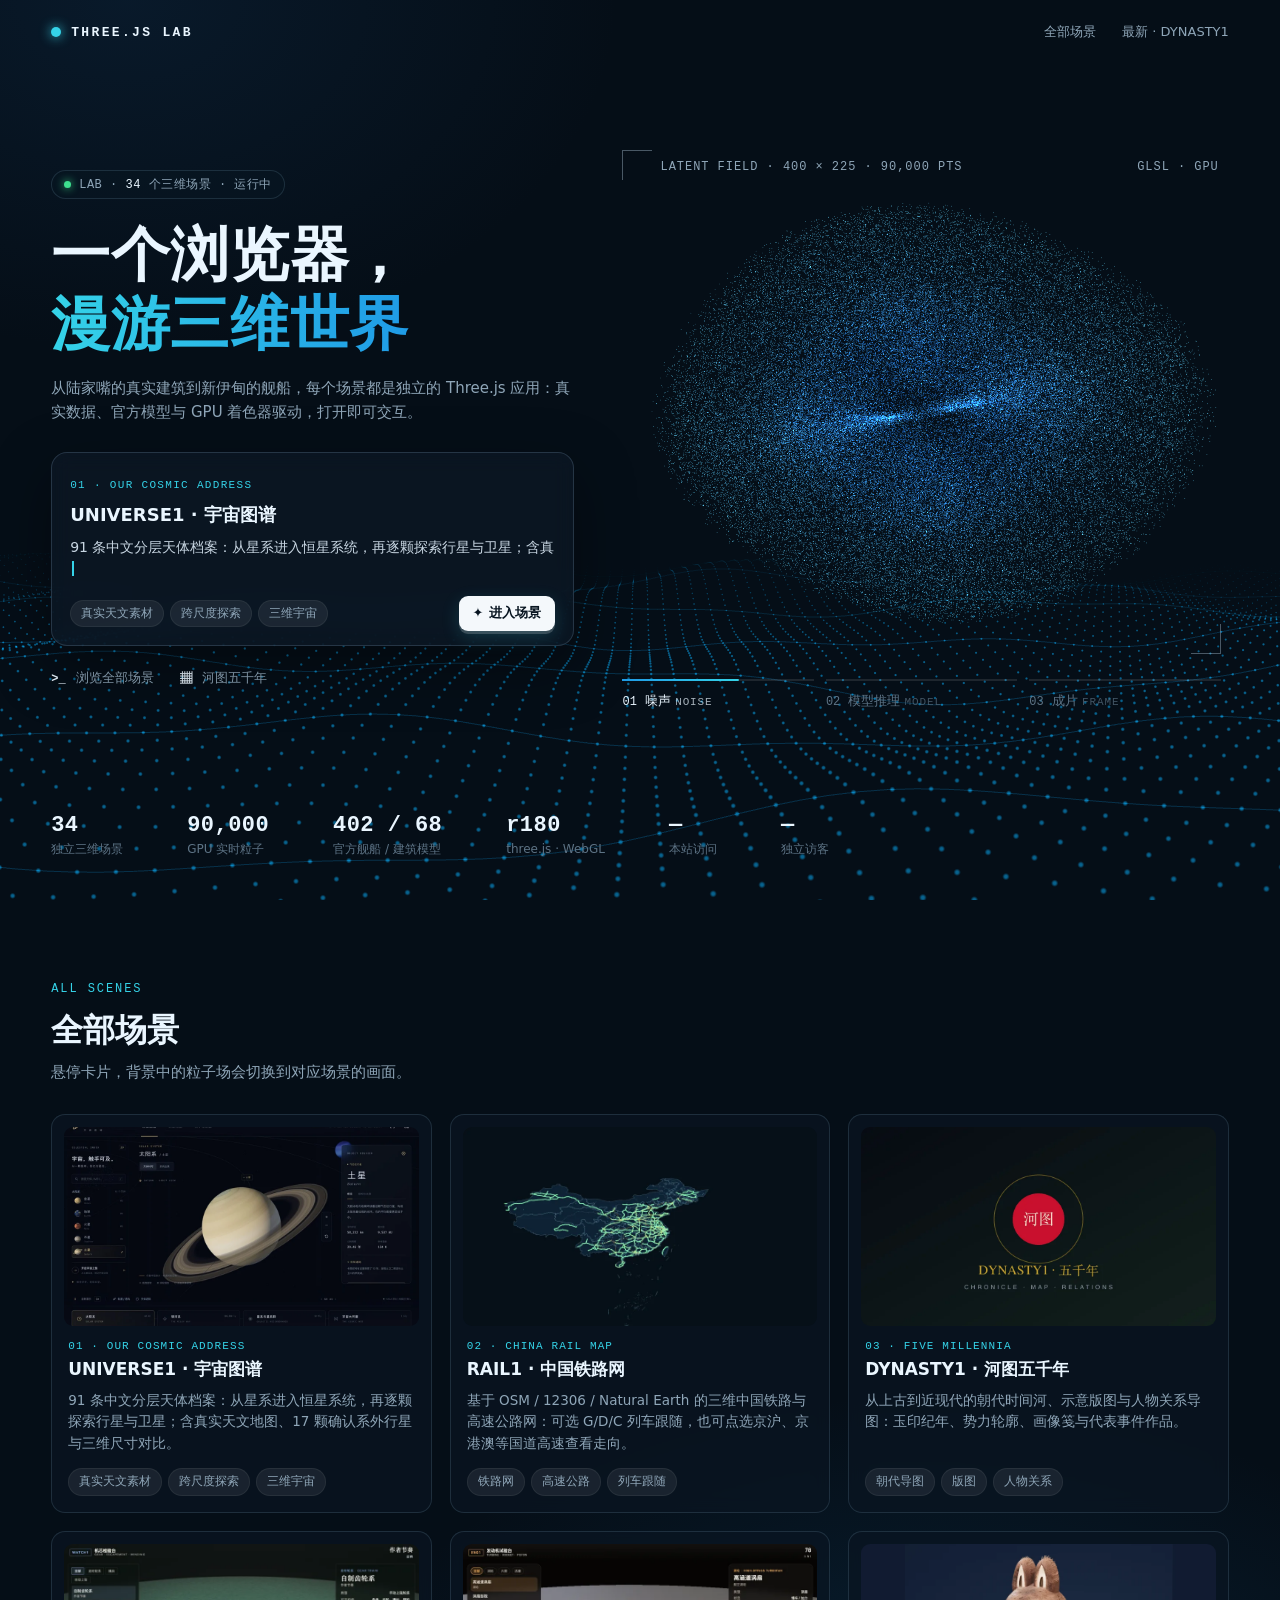
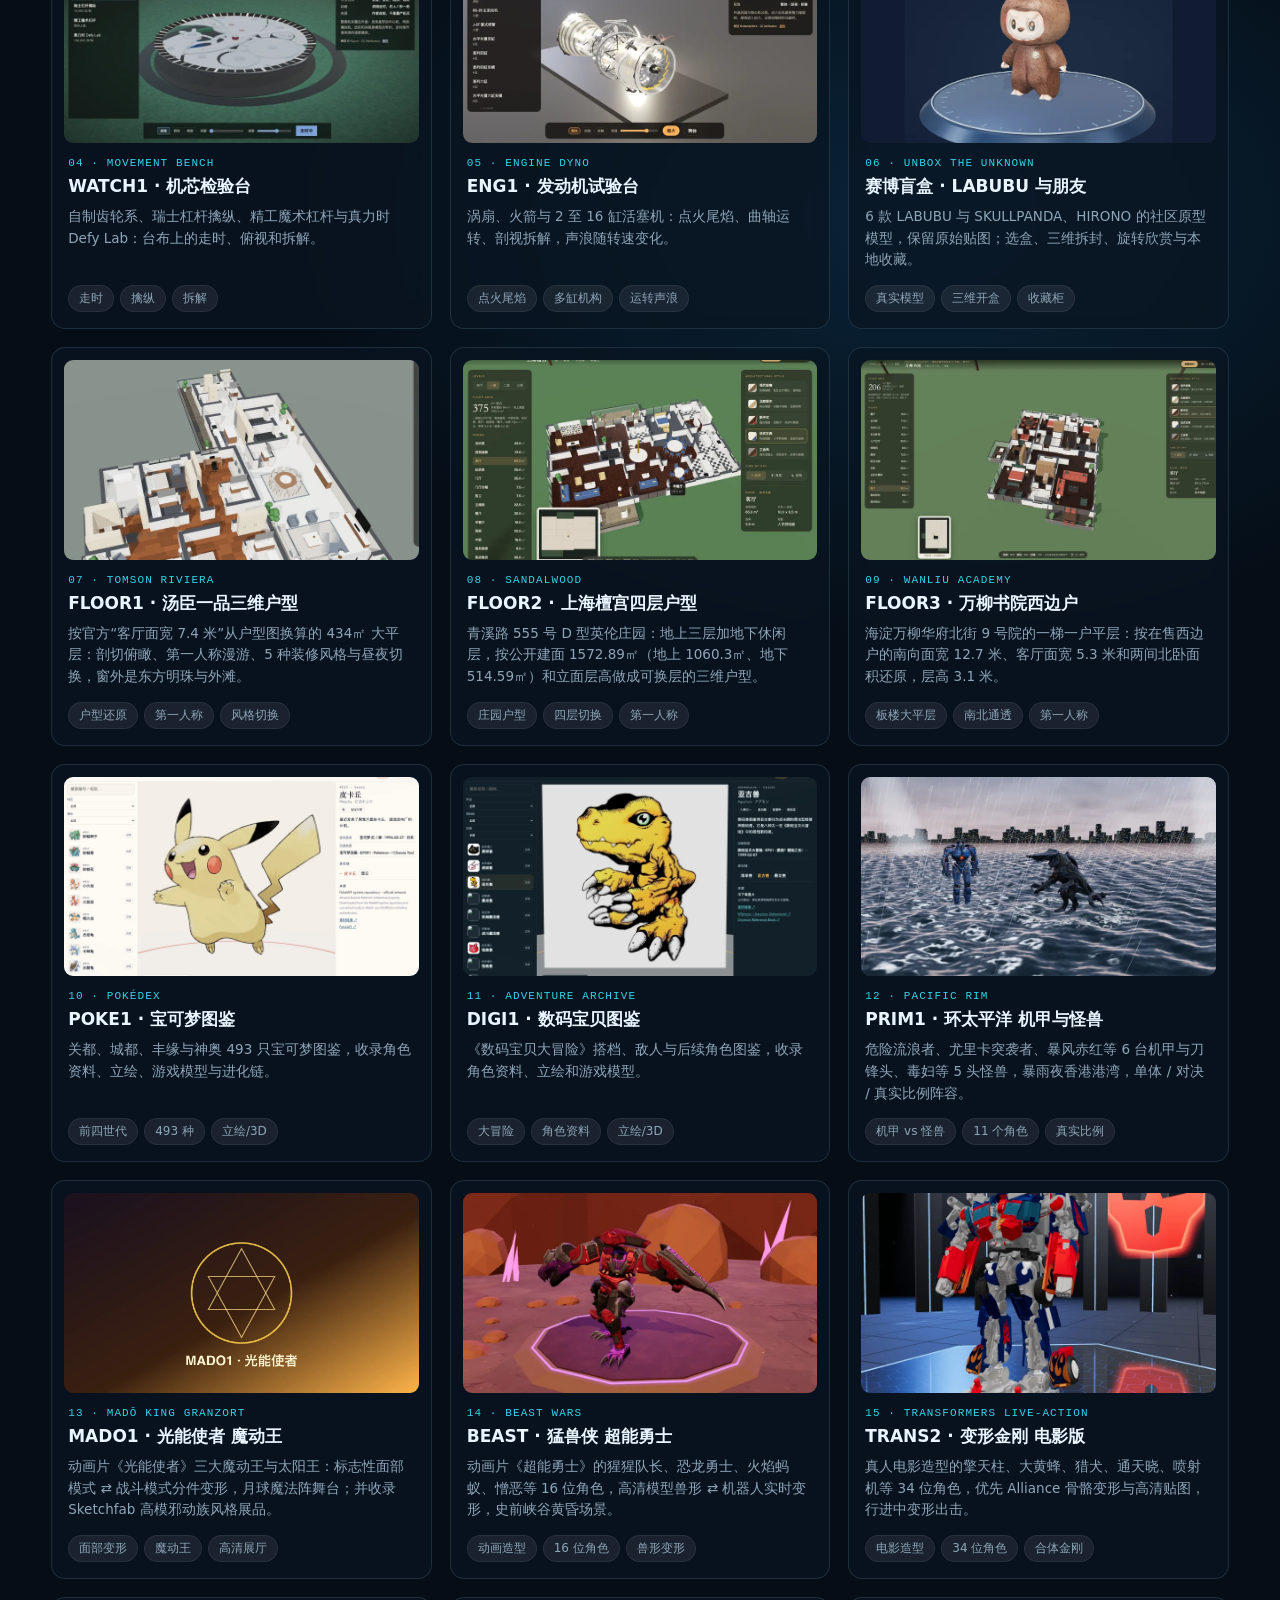
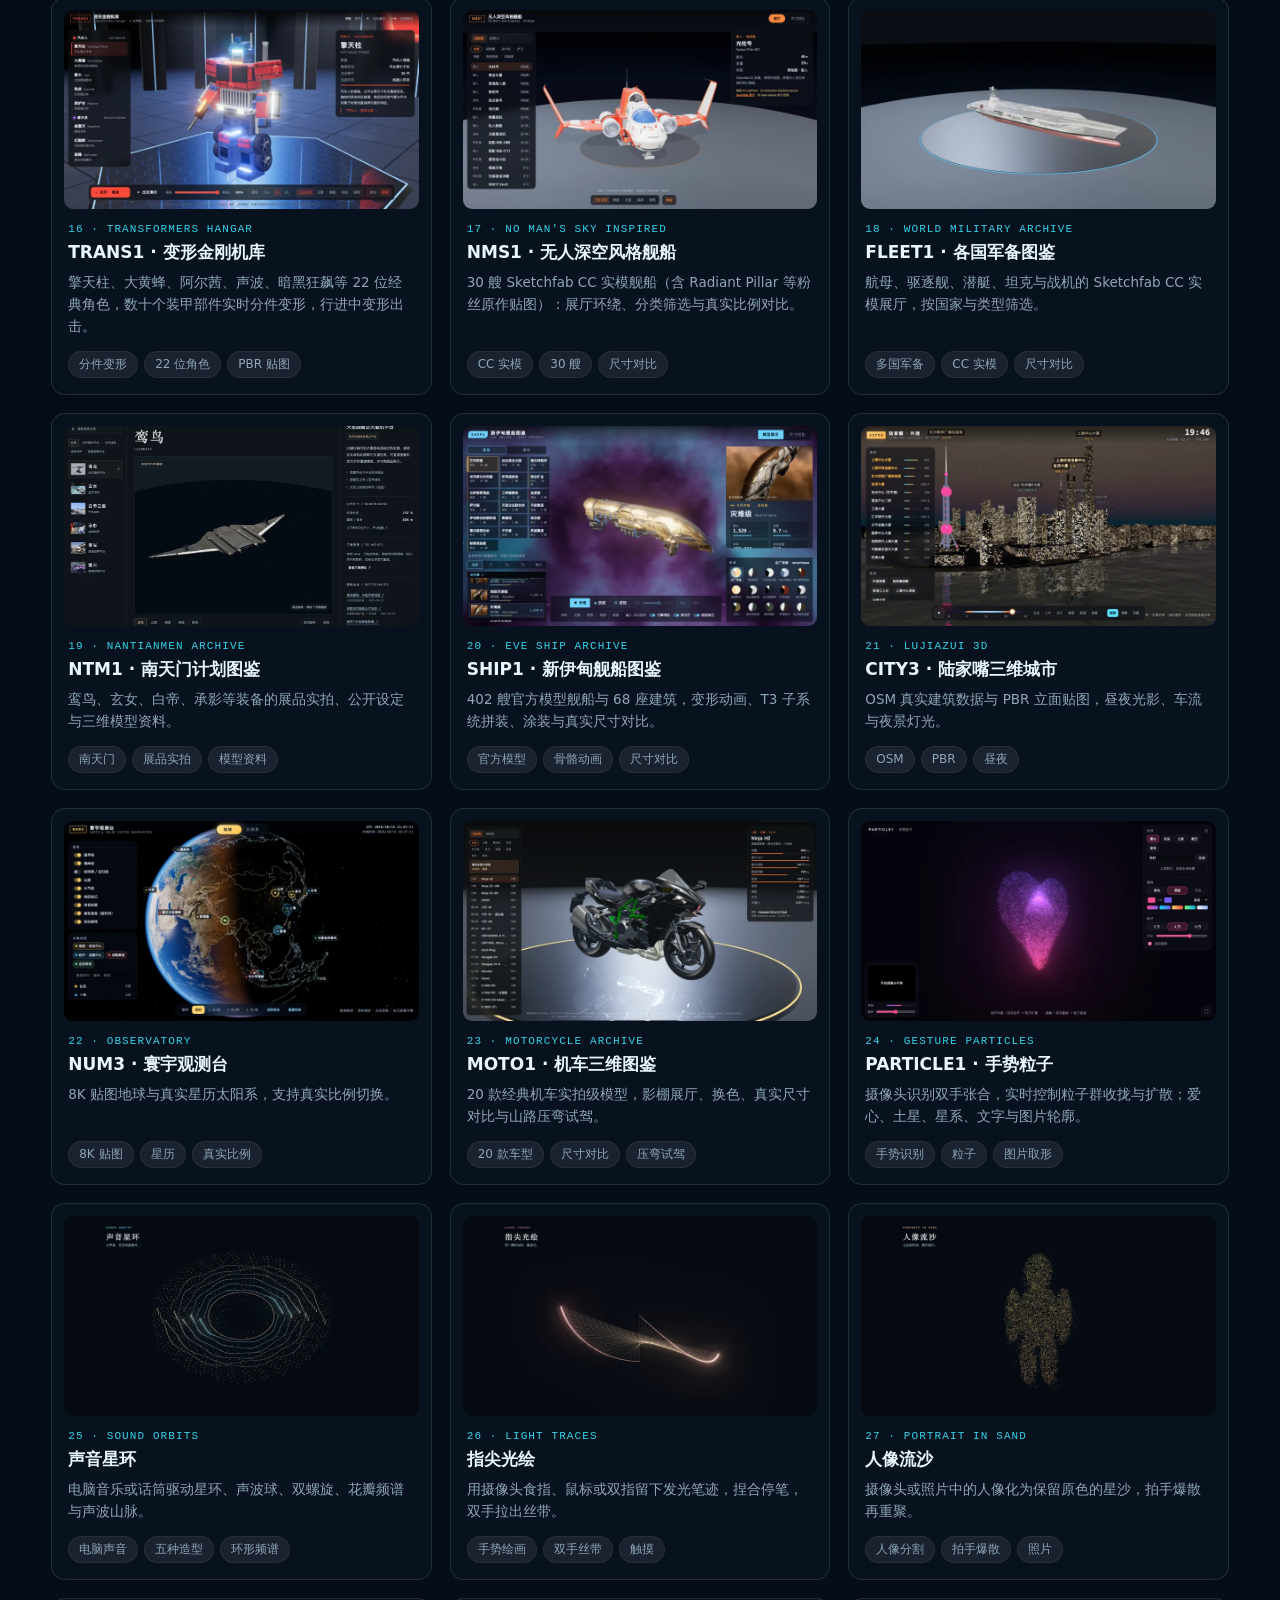
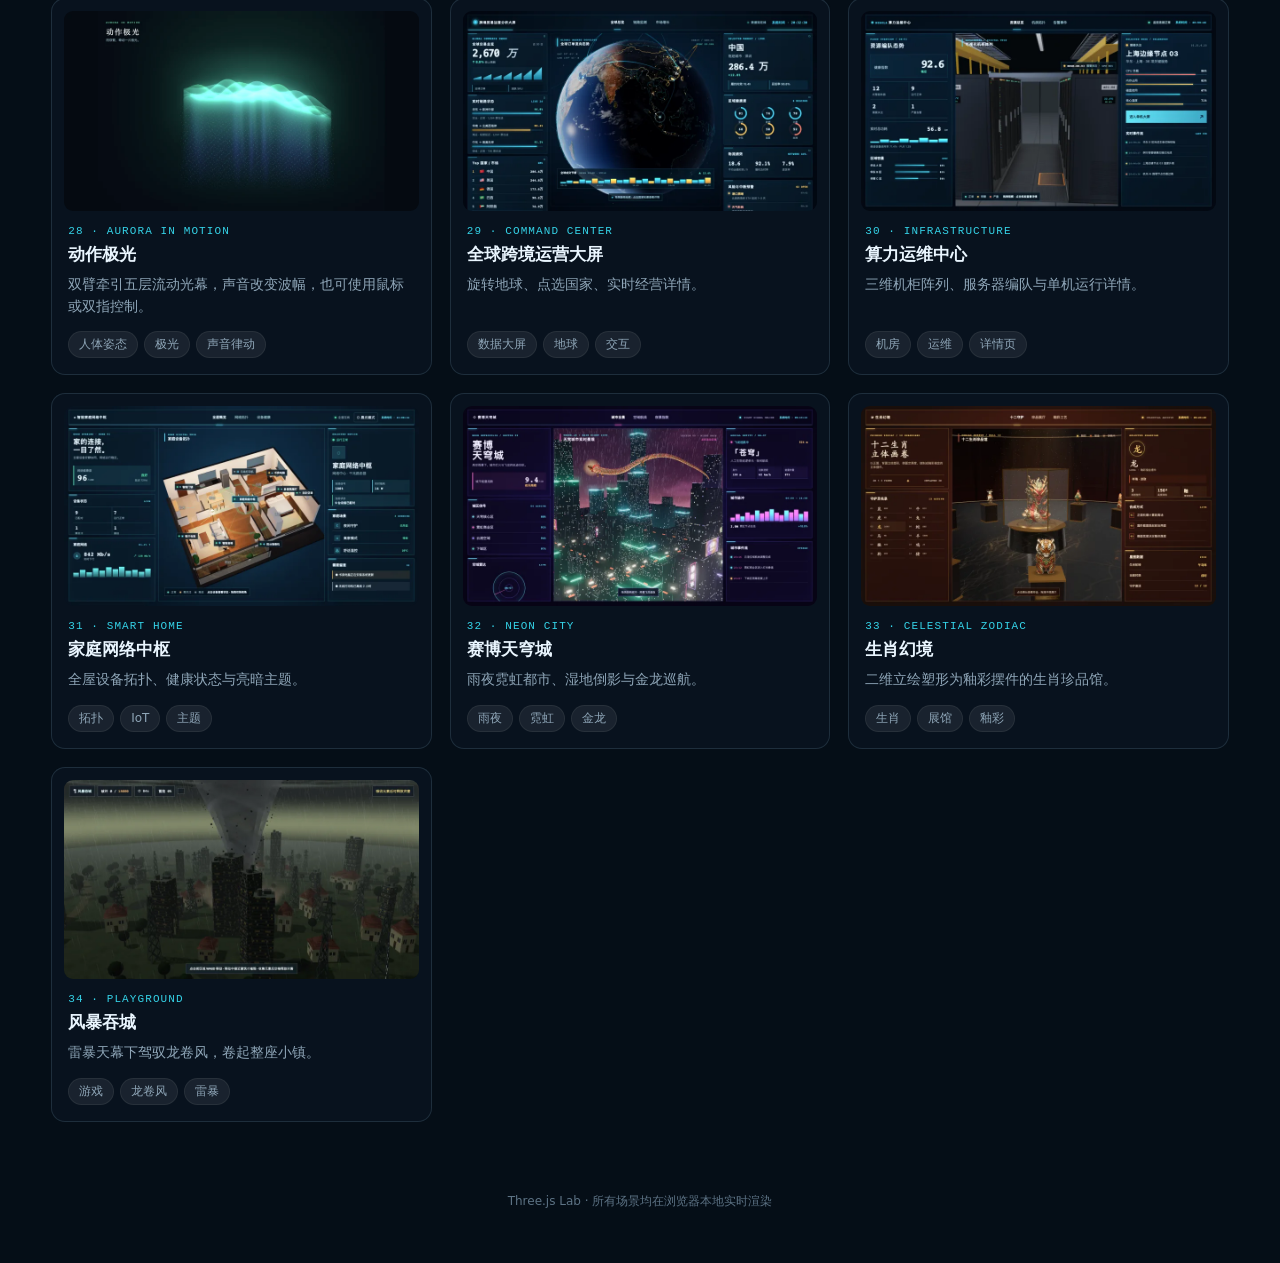
<file: index.html>
<!doctype html>
<html lang="zh-CN">
  <head>
    <meta charset="UTF-8" />
    <meta name="viewport" content="width=device-width, initial-scale=1.0" />
    <title>Three.js Lab · 三维场景实验室</title>
    <script type="module" crossorigin src="./assets/home-BBXl_RIG.js"></script>
    <link rel="modulepreload" crossorigin href="./assets/modulepreload-polyfill-B5Qt9EMX.js">
    <link rel="modulepreload" crossorigin href="./assets/three.module-B9vPxLT_.js">
    <link rel="stylesheet" crossorigin href="./assets/home-haG0DStb.css">
  </head>
  <body class="hm">
    <canvas id="hm-gl" aria-hidden="true"></canvas>

    <header class="hm-top">
      <a class="hm-brand" href="./"><i></i>THREE.JS LAB</a>
      <nav><a href="#grid">全部场景</a><a href="dynasty1.html" data-latest>最新 · DYNASTY1</a></nav>
    </header>

    <section class="hm-hero">
      <div class="hm-copy">
        <span class="hm-pill"><i></i>LAB · <b id="hm-count">0</b> 个三维场景 · 运行中</span>
        <h1>一个浏览器，<br /><em>漫游三维世界</em></h1>
        <p class="hm-lead">从陆家嘴的真实建筑到新伊甸的舰船，每个场景都是独立的 Three.js 应用：真实数据、官方模型与 GPU 着色器驱动，打开即可交互。</p>

        <article class="hm-current" id="hm-current">
          <div class="hm-current-text">
            <small id="hm-cur-kicker">01 · EVE SHIP ARCHIVE</small>
            <h2 id="hm-cur-name"></h2>
            <p><span id="hm-cur-desc"></span><i class="hm-caret"></i></p>
          </div>
          <footer>
            <div class="hm-tags" id="hm-cur-tags"></div>
            <a class="hm-go" id="hm-cur-go" href="./"><span>✦</span>进入场景</a>
          </footer>
        </article>

        <nav class="hm-links"><a href="#grid"><b>&gt;_</b> 浏览全部场景</a><a href="dynasty1.html" data-latest><b>▦</b> 河图五千年</a></nav>
      </div>

      <div class="hm-visual" id="hm-visual">
        <div class="hm-hud"><span>LATENT FIELD · 400 × 225 · 90,000 PTS</span><span>GLSL · GPU</span></div>
        <i class="hm-corner tl"></i><i class="hm-corner br"></i>
        <ol class="hm-steps" id="hm-steps">
          <li><i><em></em></i><span><b>01</b> 噪声 <small>NOISE</small></span></li>
          <li><i><em></em></i><span><b>02</b> 模型推理 <small>MODEL</small></span></li>
          <li><i><em></em></i><span><b>03</b> 成片 <small>FRAME</small></span></li>
        </ol>
      </div>

      <dl class="hm-stats">
        <div><dt id="hm-stat-scenes">—</dt><dd>独立三维场景</dd></div>
        <div><dt>90,000</dt><dd>GPU 实时粒子</dd></div>
        <div><dt>402 / 68</dt><dd>官方舰船 / 建筑模型</dd></div>
        <div><dt>r180</dt><dd>three.js · WebGL</dd></div>
        <div title="不蒜子 · 仅统计线上部署访问">
          <dt id="busuanzi_value_site_pv">—</dt>
          <dd>本站访问</dd>
        </div>
        <div title="不蒜子 · 仅统计线上部署访问">
          <dt id="busuanzi_value_site_uv">—</dt>
          <dd>独立访客</dd>
        </div>
      </dl>
    </section>

    <section class="hm-grid" id="grid">
      <header><small>ALL SCENES</small><h2>全部场景</h2><p>悬停卡片，背景中的粒子场会切换到对应场景的画面。</p></header>
      <div class="hm-cards" id="hm-cards"></div>
    </section>

    <footer class="hm-foot">Three.js Lab · 所有场景均在浏览器本地实时渲染</footer>

    <script async src="//busuanzi.ibruce.info/busuanzi/2.3/busuanzi.pure.mini.js"></script>
</body>
</html>
</file>
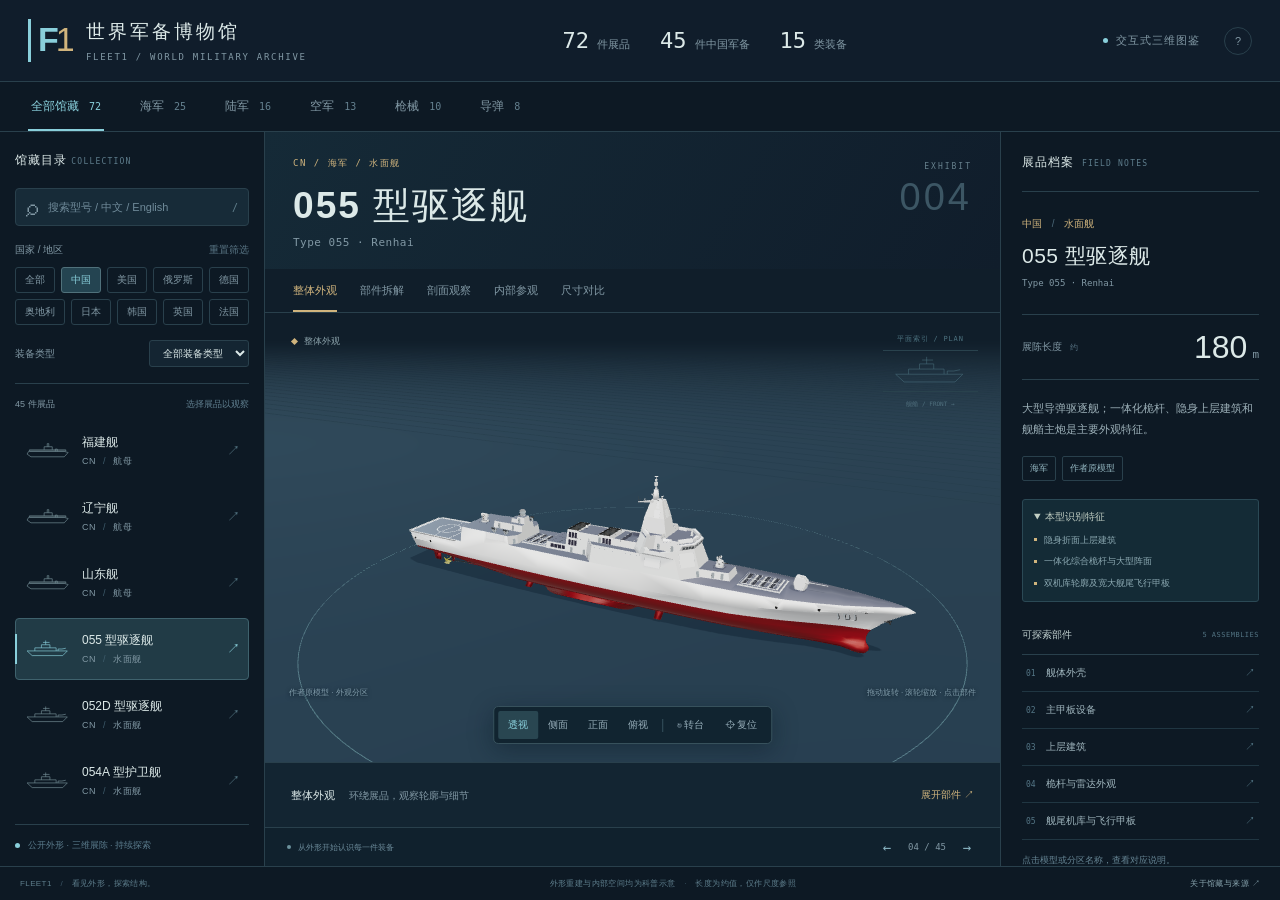
<file: fleet1.html>
<!doctype html>
<html lang="zh-CN">
<head>
  <meta charset="UTF-8" />
  <meta name="viewport" content="width=device-width, initial-scale=1.0" />
  <meta name="theme-color" content="#101d2b" />
  <title>FLEET1 · 世界军备博物馆</title>
  <script type="module" crossorigin src="./assets/fleet1-DMENFi5Z.js"></script>
  <link rel="modulepreload" crossorigin href="./assets/modulepreload-polyfill-B5Qt9EMX.js">
  <link rel="modulepreload" crossorigin href="./assets/three.module-B9vPxLT_.js">
  <link rel="modulepreload" crossorigin href="./assets/OrbitControls-XDG-YRiB.js">
  <link rel="modulepreload" crossorigin href="./assets/RoomEnvironment-B9I9lt1p.js">
  <link rel="modulepreload" crossorigin href="./assets/meshopt_decoder.module-Blo96Mie.js">
  <link rel="modulepreload" crossorigin href="./assets/originals-DhmJQSL_.js">
  <link rel="stylesheet" crossorigin href="./assets/fleet1-CfCkFRB-.css">
</head>
<body data-mode="overall">
  <div class="museum">
    <header class="masthead">
      <a class="brand" href="./" aria-label="返回首页"><span class="brand-symbol">F<span>1</span></span><span><strong>世界军备博物馆</strong><small>FLEET1 / WORLD MILITARY ARCHIVE</small></span></a>
      <div class="collection-stats"><span><b id="total-count">—</b> 件展品</span><span><b id="china-count">—</b> 件中国军备</span><span><b id="class-count">—</b> 类装备</span></div>
      <div class="top-actions"><span class="live-dot"></span><span>交互式三维图鉴</span><button id="open-help" class="icon-button" title="操作说明" aria-label="操作说明">?</button></div>
    </header>
    <nav id="domains" class="domains" aria-label="军备领域"></nav>
    <div class="workspace">
      <aside class="catalog-panel" id="catalog-panel" aria-label="展品目录">
        <div class="panel-heading"><span>馆藏目录 <small>COLLECTION</small></span><button id="close-catalog" class="mobile-only icon-button" aria-label="关闭目录">×</button></div>
        <label class="search-field"><span aria-hidden="true">⌕</span><input id="search" type="search" placeholder="搜索型号 / 中文 / English" aria-label="搜索军备" autocomplete="off" /><kbd>/</kbd></label>
        <div class="filter-caption">国家 / 地区<button id="clear-filters">重置筛选</button></div>
        <div id="countries" class="country-filters" aria-label="国家筛选"></div>
        <label class="category-field">装备类型<select id="category" aria-label="装备类型"></select></label>
        <div class="list-caption"><span id="result-count" aria-live="polite"></span><span id="list-hint">选择展品以观察</span></div>
        <ul id="unit-list" class="unit-list" aria-label="军备展品"></ul>
        <div class="catalog-foot"><span class="live-dot"></span>公开外形 · 三维展陈 · 持续探索</div>
      </aside>
      <main class="exhibit-panel">
        <div class="mobile-toolbar"><button id="open-catalog">☷ 馆藏目录</button><button id="open-details">展品档案 ↗</button></div>
        <div class="exhibit-heading"><div><div id="exhibit-kicker" class="eyebrow"></div><h1 id="exhibit-name"></h1><p id="exhibit-en"></p></div><div class="specimen-number"><span>EXHIBIT</span><b id="exhibit-number"></b></div></div>
        <div class="exhibit-tabs" id="modes" role="tablist" aria-label="观察模式">
          <button role="tab" data-mode="overall" aria-selected="true">整体外观</button>
          <button role="tab" data-mode="exploded" aria-selected="false">部件拆解</button>
          <button role="tab" data-mode="section" aria-selected="false">剖面观察</button>
          <button role="tab" data-mode="interior" aria-selected="false">内部参观</button>
          <button role="tab" data-mode="compare" aria-selected="false">尺寸对比</button>
        </div>
        <section class="viewport" id="viewport" aria-label="三维观察区">
          <div id="fleet-canvas" class="fleet-canvas"></div>
          <div id="original-viewer" class="original-viewer" hidden></div>
          <div id="original-error" class="stage-error" role="alert" hidden><p>作者在线原模型暂时无法连接。</p><button data-original="retry">重新连接原模型</button><button data-original="local">查看本地展陈模型</button></div>
          <div class="view-note"><span class="view-dot"></span><span id="view-note">整体外观</span></div>
          <div class="orientation" id="orientation"><span>平面索引 / PLAN</span><div id="plan-icon"></div><small>舰艏 / FRONT →</small></div>
          <div id="loading" class="loading" role="status" hidden><i></i><span>正在布置展品…</span></div>
          <div id="error" class="stage-error" role="alert" hidden><p></p><button id="retry">重新载入</button></div>
          <div id="tour-controls" class="tour-controls" hidden><button data-move="forward" aria-label="向前移动">↑</button><div><button data-move="left" aria-label="向左移动">←</button><button data-move="back" aria-label="向后移动">↓</button><button data-move="right" aria-label="向右移动">→</button></div></div>
          <div class="stage-caption"><span id="model-origin"></span><span id="interaction-hint">拖动旋转 · 滚轮缩放 · 点击部件</span></div>
          <div class="camera-tools" id="camera-tools"><button data-view="perspective" class="active" title="透视视角">透视</button><button data-view="side" title="侧面视角">侧面</button><button data-view="front" title="正面视角">正面</button><button data-view="top" title="顶部视角">俯视</button><i></i><button id="spin" title="自动旋转" aria-pressed="false">↻ 转台</button><button id="reset-view" title="重置视角">⌖ 复位</button></div>
        </section>
        <section id="mode-controls" class="mode-controls" aria-label="模式控制"></section>
        <div class="exhibit-bottom"><div><span class="live-dot"></span><span id="mode-caption">从外形开始认识每一件装备</span></div><div class="exhibit-pagination"><button id="previous-unit" aria-label="上一件展品">←</button><span id="pagination"></span><button id="next-unit" aria-label="下一件展品">→</button></div></div>
      </main>
      <aside class="detail-panel" id="detail-panel" aria-label="展品档案"><div class="panel-heading">展品档案 <small>FIELD NOTES</small><button id="close-details" class="mobile-only icon-button" aria-label="关闭档案">×</button></div><div id="detail-content"></div></aside>
    </div>
    <footer class="museum-footer"><span>FLEET1 <i>/</i> 看见外形，探索结构。</span><span>外形重建与内部空间均为科普示意 <i>·</i> 长度为约值，仅作尺度参照</span><a href="#" id="source-link">关于馆藏与来源 ↗</a></footer>
  </div>
  <dialog id="help-dialog"><button class="dialog-close icon-button" aria-label="关闭说明">×</button><div class="eyebrow">VISITOR GUIDE</div><h2>你的掌上军备博物馆</h2><p>旋转观察整体外形，分离主要组件，或进入装备内部的科普空间。</p><dl><dt>外部观察</dt><dd>拖动旋转 · 滚轮 / 双指缩放 · 点击部件查看说明</dd><dt>内部参观</dt><dd>按住拖动环顾 · W A S D / 方向键移动 · 屏幕方向按钮同样可用</dd><dt>部件拆解</dt><dd>滑动调节分离程度 · 点击模型标注或右侧部件列表</dd><dt>尺寸对比</dt><dd>从目录勾选最多 4 件装备，按相同米制比例并列展陈</dd><dt>快捷键</dt><dd>/ 搜索 · R 复位 · Esc 返回整体</dd></dl><p class="provenance-note">新增模型按公开可见外形制作，拆解仅展示主要外部组件；作者模型的拆解保留原表面与贴图，并按外观区域分组；舱室按型号分别设计，未公开的布局与尺寸为展陈示意。原有作者模型保留来源与许可。长度约值仅用于视觉比例，未核实的旧重量和乘员数不再展示。</p><div id="sources" class="sources"></div></dialog>
  <div id="toast" class="toast" role="status" hidden></div>
  <script async src="//busuanzi.ibruce.info/busuanzi/2.3/busuanzi.pure.mini.js"></script>
</body>
</html>
</file>
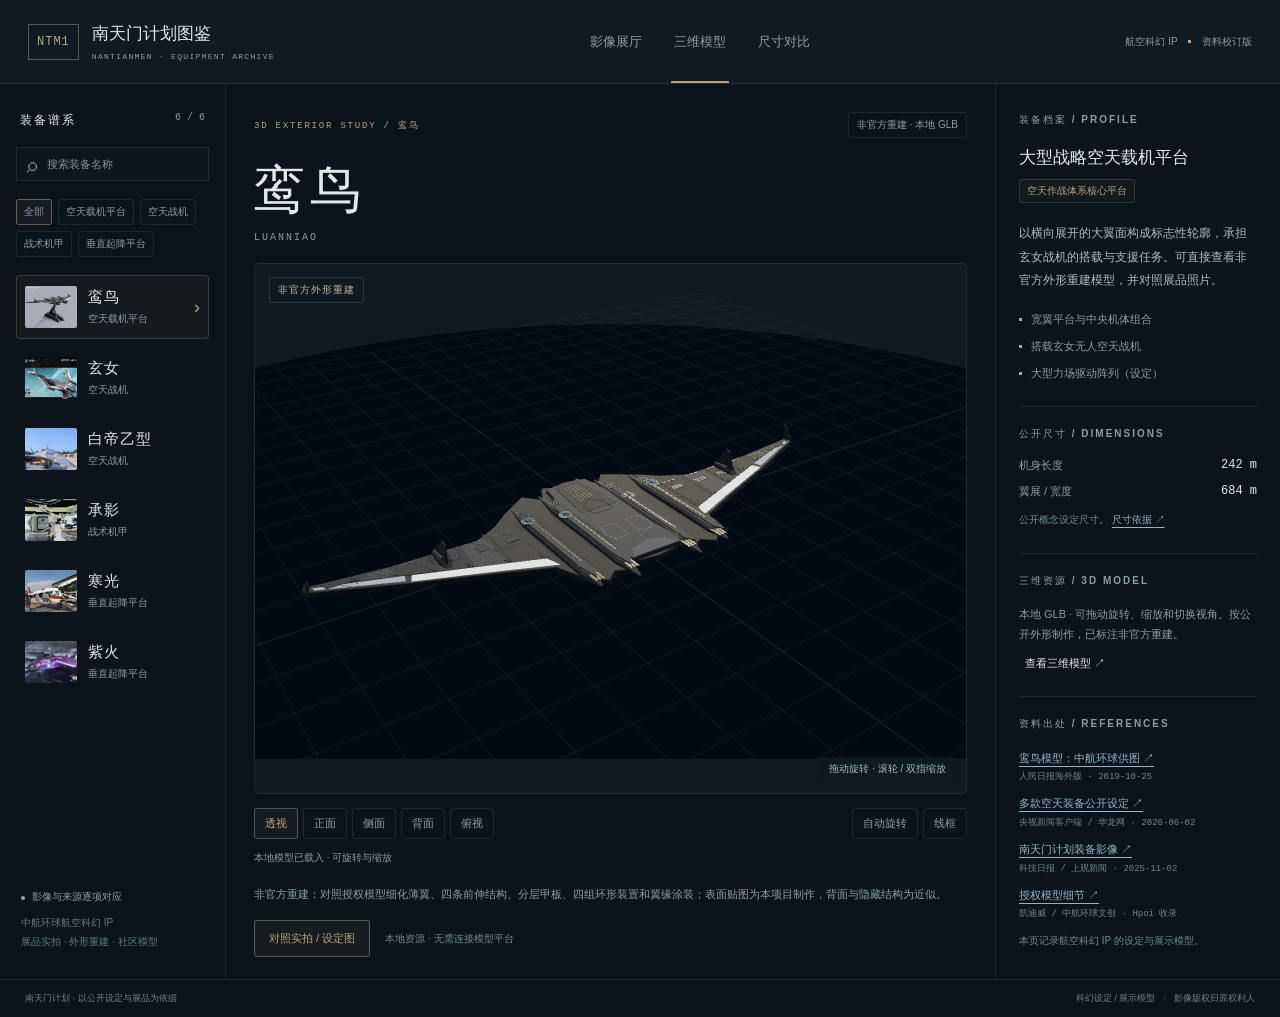
<file: ntm1.html>
<!doctype html>
<html lang="zh-CN">
<head>
  <meta charset="UTF-8" />
  <meta name="viewport" content="width=device-width, initial-scale=1.0" />
  <meta name="description" content="南天门计划装备参考图鉴：鸾鸟、玄女、白帝乙型、承影、寒光、紫火的展览实拍、设定图与可旋转的本地三维模型。" />
  <title>NTM1 · 南天门计划图鉴</title>
  <script type="module" crossorigin src="./assets/ntm1-CrQ9I6Qt.js"></script>
  <link rel="modulepreload" crossorigin href="./assets/modulepreload-polyfill-B5Qt9EMX.js">
  <link rel="stylesheet" crossorigin href="./assets/ntm1-CfFNuPnB.css">
</head>
<body>
  <header class="topbar">
    <a class="brand" href="./" title="返回首页"><span class="brand-code">NTM1</span><span>南天门计划图鉴<small>NANTIANMEN · EQUIPMENT ARCHIVE</small></span></a>
    <nav class="pages" aria-label="浏览模式">
      <button data-page="gallery" aria-pressed="true">影像展厅</button>
      <button data-page="models" aria-pressed="false">三维模型</button>
      <button data-page="compare" aria-pressed="false">尺寸对比</button>
    </nav>
    <span class="edition">航空科幻 IP <i></i> 资料校订版</span>
  </header>
  <div class="archive-layout">
    <aside class="catalog" aria-label="装备目录">
      <div class="catalog-heading"><span>装备谱系</span><span id="unit-count"></span></div>
      <label class="search"><span aria-hidden="true">⌕</span><input id="search" type="search" placeholder="搜索装备名称" aria-label="搜索装备名称" /></label>
      <div id="filters" class="filters" aria-label="装备类型筛选"></div>
      <ol id="unit-list" class="unit-list"></ol>
      <div class="catalog-foot"><span class="status-dot"></span>影像与来源逐项对应<p>中航环球航空科幻 IP<br>展品实拍 · 外形重建 · 社区模型</p></div>
    </aside>
    <main id="main-content" class="content" aria-label="装备展示"></main>
    <aside id="unit-info" class="unit-info" aria-label="装备资料"></aside>
  </div>
  <footer class="page-foot"><span>南天门计划 · 以公开设定与展品为依据</span><span>科幻设定 / 展示模型<span class="foot-divider">·</span>影像版权归原权利人</span></footer>
  <dialog id="image-dialog" aria-label="查看参考原图"><button id="close-image" class="close-image" aria-label="关闭原图">关闭 ×</button><img id="dialog-image" alt="" /><p id="dialog-caption"></p></dialog>
  <script async src="//busuanzi.ibruce.info/busuanzi/2.3/busuanzi.pure.mini.js"></script>
</body>
</html>
</file>
<file: assets/home-haG0DStb.css>
:root{--bg: #050e17;--ink: #eaf6ff;--dim: #8fa6b8;--faint: #5d7385;--line: rgba(160, 210, 240, .14);--cyan: #35d3e8;--blue: #1f9be6;--mono: ui-monospace, "SF Mono", "JetBrains Mono", Menlo, monospace}*{box-sizing:border-box}html{scroll-behavior:smooth}body.hm{margin:0;min-height:100vh;color:var(--ink);font:15px/1.6 -apple-system,PingFang SC,Microsoft YaHei,system-ui,sans-serif;background:radial-gradient(900px 600px at 72% 30%,rgba(20,90,140,.28),transparent 70%),radial-gradient(700px 500px at 10% 0%,rgba(20,60,100,.25),transparent 70%),var(--bg);overflow-x:hidden}a{color:inherit;text-decoration:none}#hm-gl{position:fixed;inset:0;width:100vw;height:100vh;z-index:0;pointer-events:none}.hm-top,.hm-hero,.hm-grid,.hm-foot{position:relative;z-index:1}.hm-top{display:flex;align-items:center;justify-content:space-between;width:min(1320px,92vw);margin:0 auto;padding:22px 0}.hm-brand{display:flex;align-items:center;gap:10px;font:600 13px var(--mono);letter-spacing:.18em}.hm-brand i{width:10px;height:10px;border-radius:50%;background:var(--cyan);box-shadow:0 0 12px var(--cyan)}.hm-top nav{display:flex;gap:26px;font-size:13px;color:var(--dim)}.hm-top nav a:hover{color:var(--ink)}.hm-hero{width:min(1320px,92vw);margin:0 auto;min-height:calc(100vh - 70px);display:grid;grid-template-columns:minmax(380px,.92fr) 1.08fr;grid-template-rows:1fr auto;column-gap:40px;padding-bottom:36px}.hm-copy{align-self:center;padding:30px 0}.hm-pill{display:inline-flex;align-items:center;gap:8px;padding:5px 12px;border:1px solid var(--line);border-radius:999px;background:#081622b3;font:12px var(--mono);color:var(--dim);letter-spacing:.04em}.hm-pill i{width:7px;height:7px;border-radius:50%;background:#3ee08f;box-shadow:0 0 8px #3ee08f;animation:hm-blink 2.4s infinite}.hm-pill b{color:var(--ink);font-weight:500}h1{margin:22px 0 18px;font-size:clamp(38px,4.6vw,64px);line-height:1.16;font-weight:700;letter-spacing:.01em}h1 em{font-style:normal;background:linear-gradient(90deg,var(--cyan),var(--blue));-webkit-background-clip:text;background-clip:text;color:transparent}.hm-lead{max-width:520px;margin:0 0 28px;color:var(--dim);font-size:15px}.hm-current{max-width:560px;padding:18px 18px 14px;border:1px solid rgba(180,220,255,.16);border-radius:16px;background:#0c1824c7;-webkit-backdrop-filter:blur(10px);backdrop-filter:blur(10px);box-shadow:0 20px 60px #00000059}.hm-current small{font:11px var(--mono);color:var(--cyan);letter-spacing:.12em}.hm-current h2{margin:6px 0;font-size:18px;font-weight:600}.hm-current p{margin:0;min-height:3.2em;color:#c8d6e2;font-size:14px}.hm-caret{display:inline-block;width:1.5px;height:1.05em;margin-left:2px;vertical-align:-.15em;background:var(--cyan);animation:hm-blink 1s steps(1) infinite}.hm-current footer{display:flex;align-items:center;justify-content:space-between;gap:12px;margin-top:16px}.hm-tags{display:flex;flex-wrap:wrap;gap:6px}.hm-tags span{padding:3px 10px;border-radius:999px;background:#ffffff12;border:1px solid rgba(255,255,255,.06);font-size:12px;color:var(--dim)}.hm-go{flex:none;display:inline-flex;align-items:center;gap:6px;padding:7px 14px;border-radius:9px;background:#f4f8fb;color:#071420;font-size:13px;font-weight:600;box-shadow:0 3px #ffffff2e,0 6px 18px #35d3e82e;transition:transform .15s,box-shadow .15s}.hm-go:hover{transform:translateY(-1px);box-shadow:0 4px #fff3,0 10px 26px #35d3e84d}.hm-links{display:flex;gap:26px;margin-top:22px;font-size:13px;color:var(--dim)}.hm-links b{margin-right:6px;font:600 12px var(--mono);color:var(--ink)}.hm-links a:hover{color:var(--ink)}.hm-visual{position:relative;height:clamp(420px,64vh,640px);align-self:center}.hm-hud{position:absolute;top:18px;left:46px;right:10px;display:flex;justify-content:space-between;font:12px var(--mono);color:var(--dim);letter-spacing:.08em}.hm-corner{position:absolute;width:30px;height:30px;border-color:#c8e1f559;border-style:solid}.hm-corner.tl{top:8px;left:8px;border-width:1px 0 0 1px}.hm-corner.br{bottom:64px;right:8px;border-width:0 1px 1px 0}.hm-steps{position:absolute;left:8px;right:8px;bottom:6px;display:grid;grid-template-columns:repeat(3,1fr);gap:12px;margin:0;padding:0;list-style:none}.hm-steps i{display:block;height:2px;background:#ffffff1a;overflow:hidden}.hm-steps em{display:block;height:100%;background:linear-gradient(90deg,var(--blue),var(--cyan));transform-origin:left;transform:scaleX(0)}.hm-steps span{display:block;margin-top:10px;font-size:13px;color:var(--faint);transition:color .3s}.hm-steps b{font:500 12px var(--mono);margin-right:4px}.hm-steps small{font:11px var(--mono);letter-spacing:.08em;opacity:.7}.hm-steps li.on span{color:var(--ink)}.hm-stats{grid-column:1 / -1;display:flex;gap:clamp(28px,5vw,64px);margin:0;padding-top:18px}.hm-stats dt{font:600 22px var(--mono);letter-spacing:.02em}.hm-stats dd{margin:2px 0 0;font-size:12px;color:var(--faint)}.hm-grid{width:min(1320px,92vw);margin:0 auto;padding:80px 0 40px}.hm-grid>header small{font:12px var(--mono);color:var(--cyan);letter-spacing:.16em}.hm-grid>header h2{margin:6px 0 4px;font-size:32px}.hm-grid>header p{margin:0 0 30px;color:var(--dim)}.hm-cards{display:grid;grid-template-columns:repeat(auto-fill,minmax(290px,1fr));gap:18px}.hm-card{display:flex;flex-direction:column;padding:12px 12px 16px;border:1px solid var(--line);border-radius:14px;background:#0a1622b8;-webkit-backdrop-filter:blur(8px);backdrop-filter:blur(8px);transition:transform .25s,border-color .25s,box-shadow .25s}.hm-card:hover,.hm-card:focus-visible{transform:translateY(-4px);border-color:#35d3e88c;box-shadow:0 16px 40px #0006,0 0 0 1px #35d3e826,0 0 30px #35d3e81f;outline:none}.hm-card figure{margin:0 0 14px;aspect-ratio:16 / 9;border-radius:9px;overflow:hidden;background:#08131d}.hm-card img{width:100%;height:100%;object-fit:cover;display:block;transition:transform .5s}.hm-card:hover img{transform:scale(1.04)}.hm-card small{padding:0 4px;font:11px var(--mono);color:var(--cyan);letter-spacing:.1em}.hm-card h3{margin:4px 4px 6px;font-size:17px;font-weight:600}.hm-card p{flex:1;margin:0 4px 14px;color:var(--dim);font-size:13.5px}.hm-card .hm-tags{padding:0 4px}.hm-foot{padding:30px 0 40px;text-align:center;font-size:12px;color:var(--faint)}@keyframes hm-blink{50%{opacity:.25}}@media(max-width:960px){.hm-hero{grid-template-columns:1fr;grid-template-rows:auto auto auto}.hm-visual{order:-1;height:auto;aspect-ratio:16 / 11;align-self:stretch}.hm-hud{left:40px;font-size:9px;letter-spacing:.04em;white-space:nowrap}.hm-steps span{font-size:11px}.hm-steps small{display:none}.hm-stats{flex-wrap:wrap}}@media(prefers-reduced-motion:reduce){.hm-caret,.hm-pill i{animation:none}.hm-card,.hm-card img{transition:none}}.hm-nogl .hm-hud,.hm-nogl .hm-steps,.hm-nogl .hm-corner{display:none}
</file>
<file: assets/fleet1-CfCkFRB-.css>
:root{--ink:#101d2b;--deep:#0d1924;--panel:#142532;--line:#29404c;--text:#dce9e8;--muted:#8198a4;--signal:#89cfdb;--brass:#d0b47d;--mono:"Menlo","Consolas",monospace;color:var(--text);font-family:DIN Alternate,Bahnschrift,PingFang SC,Microsoft YaHei,sans-serif;font-synthesis:none;background:var(--ink)}*{box-sizing:border-box}html,body{margin:0;height:100%;overflow:hidden}button,input,select{font:inherit}button,a,input,select{-webkit-tap-highlight-color:transparent}button{color:inherit;cursor:pointer;border:0;background:none}button:disabled{cursor:default;opacity:.35}a{color:inherit;text-decoration:none}button:focus-visible,a:focus-visible,input:focus-visible,select:focus-visible,summary:focus-visible,canvas:focus-visible{outline:2px solid var(--signal);outline-offset:3px}button{transition:background .16s,color .16s,border-color .16s}button:hover:not(:disabled){color:var(--text)}[hidden]{display:none!important}svg{display:block;width:100%;height:100%}::selection{background:#89cfdb44}::-webkit-scrollbar{width:4px;height:4px}::-webkit-scrollbar-thumb{background:#3a5360;border-radius:5px}.museum{height:100dvh;display:grid;grid-template-rows:82px 50px minmax(0,1fr) 34px}.masthead{padding:0 28px;display:flex;align-items:center;justify-content:space-between;border-bottom:1px solid var(--line);gap:20px}.brand{display:flex;align-items:center;gap:13px;flex-shrink:0}.brand-symbol{font-family:DIN Condensed,Arial Narrow,sans-serif;font-size:34px;font-weight:800;letter-spacing:-3px;width:45px;height:43px;line-height:41px;color:var(--signal);border-left:3px solid var(--signal);padding-left:7px}.brand-symbol span{color:var(--brass);font-weight:500}.brand strong{display:block;font-size:19px;font-weight:550;letter-spacing:3px}.brand small{display:block;color:var(--muted);font:9px var(--mono);letter-spacing:1.7px;margin-top:7px}.collection-stats{display:flex;gap:30px;color:var(--muted);font-size:11px}.collection-stats span{display:flex;align-items:baseline;gap:8px}.collection-stats b{font-family:var(--mono);font-size:22px;font-weight:400;color:var(--text)}.top-actions{display:flex;align-items:center;gap:8px;color:var(--muted);font-size:11px;letter-spacing:1px}.live-dot{display:inline-block;width:5px;height:5px;border-radius:50%;background:var(--signal);flex:none}.icon-button{border:1px solid var(--line);border-radius:50%;width:28px;height:28px;line-height:24px;text-align:center;color:var(--muted)}.top-actions .icon-button{margin-left:16px}.domains{display:flex;align-items:stretch;gap:33px;padding:0 28px;background:var(--deep);border-bottom:1px solid var(--line);overflow:auto;scrollbar-width:none}.domains button{display:flex;align-items:center;gap:10px;font-size:12px;position:relative;white-space:nowrap;color:var(--muted);padding:0 3px}.domains button small{font:10px var(--mono);color:#64808f}.domains button.active{color:var(--signal)}.domains button.active:after{position:absolute;content:"";height:2px;background:var(--signal);bottom:0;left:0;right:0}.domains button.active small{color:var(--signal)}.workspace{display:grid;grid-template-columns:265px minmax(0,1fr) 280px;overflow:hidden}.catalog-panel,.detail-panel{min-width:0;background:var(--deep);position:relative;z-index:5}.catalog-panel{border-right:1px solid var(--line);display:flex;flex-direction:column;padding:20px 15px 0}.panel-heading{display:flex;align-items:baseline;gap:8px;font-size:12px;letter-spacing:1px;font-weight:500}.panel-heading small{font:8px var(--mono);letter-spacing:1.2px;color:#5e7d8c}.search-field{display:flex;align-items:center;gap:8px;background:#172b38;border:1px solid var(--line);border-radius:4px;margin:19px 0 17px;height:38px;padding:0 10px}.search-field>span{font-size:24px;color:var(--muted)}.search-field input{background:none;border:0;color:var(--text);font-size:11px;outline:none;min-width:0;flex:1;height:100%}.search-field input::placeholder{color:#708b9a}.search-field:focus-within{border-color:var(--signal)}.search-field kbd{font:10px var(--mono);color:#62808d}.filter-caption{display:flex;justify-content:space-between;align-items:center;font-size:10px;color:var(--muted)}.filter-caption button{padding:0;font-size:10px;color:#597584}.country-filters{display:flex;flex-wrap:wrap;gap:6px;margin:10px 0 15px}.country-filters button{border:1px solid var(--line);font-size:10px;border-radius:3px;color:var(--muted);padding:5px 9px}.country-filters button.active{background:#244451;border-color:#50717b;color:var(--signal)}.category-field{display:flex;align-items:center;justify-content:space-between;font-size:10px;color:var(--muted);padding-bottom:16px;border-bottom:1px solid var(--line)}select{background:var(--panel);border:1px solid var(--line);border-radius:3px;color:var(--text);padding:6px 9px;font-size:10px;max-width:155px;color-scheme:dark}.list-caption{display:flex;justify-content:space-between;align-items:center;padding:14px 0 9px;font-size:9px;color:#607f8f}.list-caption>span:first-child{color:var(--muted)}.unit-list{list-style:none;margin:0 -5px;padding:0 5px;flex:1;overflow-y:auto;min-height:0;overscroll-behavior:contain}.unit-list li{margin:0 0 4px}.unit{width:100%;display:flex;align-items:center;text-align:left;gap:10px;padding:11px 8px;border:1px solid transparent;border-radius:4px;position:relative;min-height:62px}.unit:hover{background:#182f3c}.unit.active{background:#213b46;border-color:#3f626d}.unit.active:before{content:"";position:absolute;left:-1px;top:15px;bottom:15px;width:2px;background:var(--signal)}.unit-icon{width:48px;height:30px;color:#748e96;flex:none}.unit.active .unit-icon{color:var(--signal)}.unit-text{min-width:0;flex:1}.unit-text strong{display:block;overflow:hidden;text-overflow:ellipsis;white-space:nowrap;font-weight:500;font-size:12px;line-height:1.4}.unit-text small{display:block;margin-top:5px;font-size:9px;color:var(--muted);letter-spacing:.5px}.unit-text small i{font-style:normal;margin:0 4px;color:#3f5d6d}.unit-arrow{font-size:13px;color:#537482}.unit.active .unit-arrow{color:var(--signal)}.catalog-foot{border-top:1px solid var(--line);padding:14px 0;display:flex;gap:8px;align-items:center;font-size:9px;color:#5b7c8d;margin-top:10px}.empty-state{text-align:center;padding:30px 8px;color:var(--muted);font-size:12px}.empty-state>span{display:block;font-size:40px;margin-bottom:12px}.empty-state strong{font-weight:500}.empty-state p{font-size:11px;line-height:1.7}.empty-state button{border:1px solid var(--line);padding:8px;color:var(--signal);font-size:11px}.exhibit-panel{min-width:0;min-height:0;display:flex;flex-direction:column;position:relative;background:var(--ink)}.exhibit-heading{display:flex;justify-content:space-between;align-items:center;padding:25px 28px 20px;gap:12px;pointer-events:none;background:linear-gradient(120deg,#152a37,#101d2b)}.eyebrow{font:9px var(--mono);letter-spacing:1.5px;color:var(--brass)}.exhibit-heading h1{font-family:DIN Condensed,Bahnschrift,PingFang SC,sans-serif;letter-spacing:2px;font-size:clamp(26px,2.9vw,44px);font-weight:550;line-height:1.2;margin:13px 0 8px}.exhibit-heading p{font:11px var(--mono);letter-spacing:.5px;margin:0;color:var(--muted)}.specimen-number{text-align:right;align-self:flex-start;padding-top:5px}.specimen-number span{font:8px var(--mono);letter-spacing:2px;display:block;color:#67818d}.specimen-number b{font:38px DIN Condensed,Arial Narrow,sans-serif;font-weight:300;display:block;color:#3c5664;letter-spacing:3px;line-height:1.4}.exhibit-tabs{padding:0 28px;display:flex;gap:23px;height:44px;flex-shrink:0;border-bottom:1px solid var(--line);background:#101e2a;overflow:auto;scrollbar-width:none}.exhibit-tabs button{font-size:11px;color:var(--muted);white-space:nowrap;padding:0;position:relative}.exhibit-tabs button.active{color:var(--brass)}.exhibit-tabs button.active:after{content:"";height:2px;position:absolute;bottom:0;left:0;right:0;background:var(--brass)}.viewport{position:relative;flex:1;min-height:170px;overflow:hidden}.fleet-canvas{position:absolute;inset:0}.fleet-canvas canvas{width:100%;height:100%;display:block;touch-action:none}.view-note{position:absolute;left:27px;top:22px;display:flex;align-items:center;gap:7px;font-size:9px;color:#8aa1a9;pointer-events:none}.view-dot{width:5px;height:5px;transform:rotate(45deg);background:var(--brass)}.orientation{position:absolute;right:22px;top:21px;width:95px;color:#4d7380;text-align:center;pointer-events:none}.orientation>span{display:block;font:7px var(--mono);letter-spacing:.8px}.orientation>div{height:42px;margin:6px 0 0;border-top:1px solid #29424d;border-bottom:1px solid #29424d}.orientation small{font:6px var(--mono);color:#50707e}.stage-caption{position:absolute;left:24px;right:24px;bottom:62px;display:flex;justify-content:space-between;gap:10px;pointer-events:none;font-size:8px;color:#819caa;line-height:1.6;text-shadow:0 1px 4px #0b1b27}.stage-caption span:first-child{max-width:55%}.camera-tools{position:absolute;left:50%;transform:translate(-50%);bottom:18px;display:flex;align-items:center;padding:4px;background:#10222eeb;border:1px solid #37515c;border-radius:5px;box-shadow:0 6px 25px #07172366;white-space:nowrap}.camera-tools button{font-size:10px;color:#96adb8;padding:7px 10px;border-radius:2px}.camera-tools button.active,.camera-tools button[aria-pressed=true]{color:var(--signal);background:#294651}.camera-tools i{height:13px;width:1px;background:#36515d;margin:0 4px}.interior-tools [data-view],.interior-tools #spin,.interior-tools i{display:none}.mode-controls{min-height:65px;flex-shrink:0;padding:12px 26px;border-top:1px solid var(--line);display:flex;align-items:center;justify-content:space-between;gap:12px;background:#132532}.mode-description{display:flex;align-items:center;gap:14px;min-width:0}.mode-description b{font-weight:500;font-size:11px;white-space:nowrap}.mode-description>span{font-size:10px;color:var(--muted);line-height:1.5}.text-action{font-size:10px;color:var(--brass);padding:7px 0;white-space:nowrap}.range-control{display:flex;align-items:center;gap:18px;width:70%;font-size:11px;white-space:nowrap}.range-control input{width:100%;min-width:40px;accent-color:var(--brass);height:3px;cursor:pointer}.range-control output{font:10px var(--mono);color:var(--brass);min-width:34px}.control-note{font-size:9px;color:var(--muted)}.exhibit-bottom{display:flex;align-items:center;justify-content:space-between;gap:10px;padding:8px 22px;border-top:1px solid var(--line);background:#10212d;font-size:8px;color:#6b8a99}.exhibit-bottom>div:first-child{display:flex;gap:7px;align-items:center}.exhibit-bottom .live-dot{width:4px;height:4px;background:#6c929c}.exhibit-pagination{display:flex;align-items:center;gap:10px;font:9px var(--mono);color:var(--muted);white-space:nowrap}.exhibit-pagination button{width:22px;height:22px;color:#8ab5c3;font-size:14px}.detail-panel{border-left:1px solid var(--line);padding:22px 21px;overflow-y:auto;overscroll-behavior:contain}.detail-panel>.panel-heading{padding-bottom:20px;border-bottom:1px solid var(--line)}.detail-eyebrow{margin-top:25px;font-size:10px;color:var(--brass)}.detail-eyebrow span{color:#4c6979;margin:0 7px}.detail-panel h2{font-size:21px;font-weight:500;line-height:1.5;margin:9px 0 4px;letter-spacing:.5px}.detail-en{font:9px var(--mono);line-height:1.7;color:var(--muted)}.length-stat{border-bottom:1px solid var(--line);border-top:1px solid var(--line);margin:23px 0 18px;padding:16px 0;display:flex;justify-content:space-between;align-items:center;gap:15px}.length-stat>span{font-size:10px;color:var(--muted)}.length-stat>span small{font-size:8px;margin-left:5px;color:#587484}.length-stat b{font-family:DIN Condensed,Bahnschrift,sans-serif;font-size:32px;font-weight:400;color:var(--text);line-height:1}.length-stat b small{font:11px var(--mono);margin-left:5px;color:var(--muted)}.description{font-size:11px;line-height:1.9;color:#9cb0b8;margin:0 0 16px}.detail-tags{display:flex;gap:6px;flex-wrap:wrap}.detail-tags span{font-size:9px;padding:5px 7px;border:1px solid var(--line);color:#92b5bf;border-radius:2px}.detail-section-title{display:flex;align-items:center;justify-content:space-between;margin:26px 0 12px;font-size:10px;color:#c0cfce}.detail-section-title>span{font:7px var(--mono);letter-spacing:.5px;color:#527382}.parts-list{border-top:1px solid var(--line)}.parts-list button{display:flex;align-items:center;gap:10px;width:100%;text-align:left;padding:11px 4px;border-bottom:1px solid #203642;font-size:10px;color:#9fb5bd}.parts-list button>span{font:8px var(--mono);color:#557787}.parts-list button i{font-style:normal;margin-left:auto;color:#587e8e}.parts-list button.active{background:#213b45;color:var(--brass);padding-left:9px}.parts-list button.active>span{color:var(--brass)}.part-note{padding:12px;border-left:2px solid var(--brass);background:#1b313c;margin:12px 0}.part-note strong{font-size:11px;font-weight:500;color:var(--brass)}.part-note p{font-size:10px;color:var(--muted);line-height:1.8;margin:7px 0 0}.detail-note{font-size:9px;color:#658493;line-height:1.8;margin:12px 0 19px}.primary-action,.secondary-action,.structure-action{display:flex;width:100%;align-items:center;justify-content:space-between;border-radius:3px;font-size:11px;padding:12px 13px;margin-top:12px;text-align:left}.primary-action{background:#89cfdb;color:#10242e}.primary-action:hover:not(:disabled){background:#b5e7ec;color:#10242e}.secondary-action{border:1px solid #3d5964;color:#a8c1c7;background:#172d39}.structure-action{border:1px solid #395864;color:var(--brass);margin-top:25px}.credits{border-top:1px solid var(--line);margin-top:25px;padding-top:14px;font-size:9px;color:#658493;line-height:1.8;word-break:break-word}.credits summary{cursor:pointer;color:#89a0a8;list-style-position:inside}.credits a{color:var(--signal)}.credits p{margin:9px 0}.tour-stops{display:grid;gap:8px}.tour-stops button{display:flex;align-items:center;text-align:left;padding:11px 8px;gap:10px;border:1px solid var(--line);border-radius:3px}.tour-stops button.active{border-color:#719ba2;background:#203a44}.tour-stops i{font:9px var(--mono);color:var(--brass);align-self:flex-start;padding-top:2px}.tour-stops strong{display:block;font-size:11px;font-weight:500;margin-bottom:6px}.tour-stops small{display:block;font-size:9px;line-height:1.6;color:var(--muted)}.tour-stops b{font-size:12px;margin-left:auto;font-weight:400;color:var(--signal)}.tour-controls{position:absolute;right:20px;bottom:95px;text-align:center}.tour-controls button{width:32px;height:32px;border:1px solid #56747b;border-radius:4px;color:var(--signal);font-size:18px;background:#152a35b3;margin:2px;touch-action:manipulation}.tour-controls>div{display:flex}.part-labels{position:absolute;inset:0;pointer-events:none;overflow:hidden}.part-label{position:absolute;transform:translate(-50%,-100%);font-size:8px;white-space:nowrap;pointer-events:auto;color:#a3c4c9;display:flex;align-items:center;gap:6px;padding:5px 7px;border:1px solid #40636c;background:#10222ee8;border-radius:2px;max-width:190px}.part-label i{width:4px;height:4px;border:1px solid var(--signal);border-radius:50%}.part-label:after{content:"";position:absolute;left:50%;height:10px;bottom:-11px;border-left:1px solid #5c8896}.part-label.active{color:var(--brass);border-color:var(--brass)}.compare-label{position:absolute;transform:translate(-50%,-100%);font-size:9px;white-space:nowrap;color:var(--signal);padding:4px 6px;background:#10222ed9;border:1px solid #314f5e;border-radius:3px}.human-label{color:var(--brass);font-size:8px}.compare-items{display:grid;gap:10px;margin:24px 0}.compare-items>div{border:1px solid var(--line);display:flex;align-items:center;justify-content:space-between;gap:6px;padding:10px}.compare-items span{display:grid;grid-template-columns:40px 1fr;grid-template-rows:auto auto;gap:3px 8px;align-items:center;flex:1;min-width:0}.compare-items svg{grid-row:1/3;width:40px;height:28px;color:var(--signal)}.compare-items b{font-size:10px;font-weight:400;overflow:hidden;text-overflow:ellipsis;white-space:nowrap}.compare-items small{font:9px var(--mono);color:var(--muted)}.compare-items button{font-size:17px;color:var(--muted);padding:0 3px}.museum-footer{display:flex;align-items:center;justify-content:space-between;gap:20px;border-top:1px solid var(--line);padding:0 20px;background:var(--deep);font-size:8px;color:#5e7e8c;letter-spacing:.4px}.museum-footer i{font-style:normal;margin:0 6px;color:#3c5767}.museum-footer>a{white-space:nowrap;color:#8aa6b0}.loading{position:absolute;inset:0;display:flex;align-items:center;justify-content:center;gap:10px;background:#101e2add;z-index:4;font-size:12px;color:var(--muted)}.loading i{width:17px;height:17px;border:1px solid #547580;border-top-color:var(--signal);border-radius:50%;animation:turn 1s linear infinite}.stage-error{position:absolute;inset:0;z-index:6;background:#10222eef;display:flex;flex-direction:column;align-items:center;justify-content:center;gap:12px;font-size:12px}.stage-error button{border:1px solid var(--signal);padding:8px 16px;border-radius:4px;color:var(--signal)}.toast{position:fixed;bottom:95px;left:50%;transform:translate(-50%);padding:12px 20px;max-width:85vw;border:1px solid #74918b;border-radius:4px;background:#1c3540;box-shadow:0 10px 40px #06131f;color:var(--text);z-index:40;font-size:12px;text-align:center}dialog{background:var(--panel);color:var(--text);border:1px solid #44616b;border-radius:8px;max-width:620px;width:90vw;padding:32px;max-height:85dvh;overflow:auto}dialog::backdrop{background:#04131ccc;-webkit-backdrop-filter:blur(5px);backdrop-filter:blur(5px)}.dialog-close{float:right}dialog h2{font-size:25px;font-weight:500;margin:15px 0}dialog>p{font-size:12px;color:var(--muted);line-height:1.8}dialog dl{display:grid;grid-template-columns:80px 1fr;gap:14px;font-size:11px;line-height:1.8;margin:25px 0}dialog dt{color:var(--brass)}dialog dd{margin:0;color:#abc0c6}.provenance-note{border-top:1px solid var(--line);padding-top:20px}.sources{display:grid;gap:10px;font-size:10px;margin-top:20px}.sources strong{font-weight:500;color:var(--brass)}.sources a{color:var(--signal)}.mobile-only,.mobile-toolbar{display:none}body[data-mode=compare] .unit.picked{border-color:#71969b;background:#203b46}body[data-mode=compare] .unit.picked .unit-arrow{color:var(--brass)}@keyframes turn{to{transform:rotate(360deg)}}@media(min-width:1700px){.workspace{grid-template-columns:295px minmax(0,1fr) 310px}.catalog-panel{padding:24px 22px 0}.detail-panel{padding:24px 26px}.exhibit-heading{padding:30px 36px 25px}.exhibit-tabs{padding:0 36px;gap:30px}.unit{padding:13px 9px}.unit-icon{width:55px}.unit-text strong{font-size:13px}.detail-panel h2{font-size:24px}.description{font-size:12px}.parts-list button{font-size:11px;padding:13px 5px}}@media(max-width:1200px){.workspace{grid-template-columns:235px minmax(0,1fr) 240px}.catalog-panel{padding:18px 12px 0}.detail-panel{padding:20px 16px}.masthead{padding:0 20px}.collection-stats{gap:18px}.top-actions>span:not(.live-dot){display:none}.exhibit-heading{padding:22px 20px 18px}.exhibit-tabs{padding:0 20px;gap:18px}.camera-tools button{padding:7px 8px}.mode-description{gap:8px}.mode-description>span{font-size:9px}.mode-controls{padding:12px 20px}.control-note{display:none}.range-control{width:80%}.detail-section-title>span{font-size:6px}.unit-icon{width:37px}.unit-text strong{font-size:11px}}@media(max-width:1000px)and (min-width:761px){.workspace{grid-template-columns:210px minmax(0,1fr)}.detail-panel{position:absolute;right:0;top:132px;bottom:34px;width:270px;transform:translate(100%);transition:transform .2s}.detail-panel.open{transform:none;box-shadow:-15px 0 45px #05141d}.detail-panel .mobile-only{display:block;margin-left:auto}.mobile-toolbar{display:flex;position:absolute;top:12px;right:15px;z-index:6}.mobile-toolbar #open-catalog{display:none}.mobile-toolbar button{font-size:10px;color:var(--signal);background:#142b37;padding:7px;border:1px solid var(--line);border-radius:3px}.specimen-number{display:none}.exhibit-heading{padding-top:30px}.collection-stats{gap:18px}.collection-stats b{font-size:18px}}@media(max-width:760px){.museum{grid-template-rows:67px 43px minmax(0,1fr) 27px}.masthead{padding:0 15px;gap:8px}.brand{gap:9px}.brand-symbol{width:35px;height:34px;font-size:28px;line-height:33px;padding-left:5px}.brand strong{font-size:15px;letter-spacing:2px}.brand small{font-size:7px;letter-spacing:.9px;margin-top:6px}.collection-stats{display:none}.top-actions{gap:0}.top-actions>span{display:none}.top-actions .icon-button{margin:0;width:25px;height:25px}.domains{padding:0 16px;gap:24px}.domains button{font-size:10px;gap:7px}.domains button small{font-size:8px}.workspace{display:block;position:relative}.catalog-panel,.detail-panel{position:absolute;top:0;bottom:0;width:min(320px,88vw);transition:transform .23s;z-index:20;box-shadow:0 0 40px #03131c66}.catalog-panel{left:0;transform:translate(-110%);padding:18px 17px 0}.detail-panel{right:0;transform:translate(110%);padding:20px}.catalog-panel.open,.detail-panel.open{transform:none}.panel-heading .mobile-only{margin-left:auto;display:block;font-size:20px;line-height:22px;align-self:center}.exhibit-panel{height:100%}.mobile-toolbar{height:39px;display:flex;align-items:center;justify-content:space-between;padding:0 16px;background:#112330;border-bottom:1px solid #203945}.mobile-toolbar button{font-size:10px;color:var(--signal);padding:7px 0}.exhibit-heading{padding:16px 18px 14px}.exhibit-heading .eyebrow{font-size:8px;letter-spacing:1.1px}.exhibit-heading h1{font-size:28px;letter-spacing:1px;margin:9px 0 6px}.exhibit-heading p{font-size:9px}.specimen-number b{font-size:31px}.specimen-number span{font-size:6px}.exhibit-tabs{padding:0 18px;gap:22px;height:40px}.exhibit-tabs button{font-size:10px}.viewport{min-height:130px}.view-note{left:17px;top:17px;font-size:8px}.orientation{width:75px;right:15px;top:16px;opacity:.75}.orientation>span{font-size:6px}.orientation>div{height:30px}.orientation small{font-size:5px}.camera-tools{bottom:13px;max-width:94%;padding:3px}.camera-tools button{font-size:9px;padding:7px 8px}.camera-tools i{margin:0 2px}.stage-caption{left:16px;right:16px;bottom:59px;font-size:7px;gap:5px}.stage-caption span:first-child{max-width:50%}.mode-controls{padding:10px 17px;min-height:58px;gap:8px}.mode-description{display:block}.mode-description b{font-size:10px;display:block;margin-bottom:5px}.mode-description>span{font-size:8px}.text-action{font-size:9px}.range-control{font-size:10px;gap:10px}.range-control output{font-size:9px;min-width:28px}.exhibit-bottom{padding:5px 14px;font-size:7px}.exhibit-pagination{font-size:8px;gap:5px}.museum-footer{padding:0 13px;font-size:7px;gap:8px}.museum-footer>span:nth-child(2){display:none}.museum-footer>a{font-size:7px}.tour-controls{right:15px;bottom:90px}.part-label{font-size:7px;padding:4px 5px;gap:4px}.unit{min-height:65px}.unit-icon{width:48px}.unit-text strong{font-size:12px}.toast{bottom:85px;font-size:11px;width:max-content}dialog{padding:25px}dialog h2{font-size:21px}dialog dl{grid-template-columns:62px 1fr;gap:12px;font-size:10px}.compare-label{font-size:7px}.detail-panel .panel-heading{padding-bottom:14px}.length-stat{margin-top:18px}.detail-eyebrow{margin-top:19px}}@media(max-height:750px)and (min-width:761px){.museum{grid-template-rows:68px 43px minmax(0,1fr) 29px}.exhibit-heading{padding-top:17px;padding-bottom:15px}.exhibit-heading h1{font-size:30px;margin:9px 0 5px}.specimen-number b{font-size:32px}.mode-controls{min-height:53px}.catalog-panel{padding-top:17px}.search-field{margin:13px 0}.country-filters{gap:4px;margin-bottom:10px}.country-filters button{padding:4px 8px}.category-field{padding-bottom:10px}.detail-panel{padding-top:18px}.detail-panel>.panel-heading{padding-bottom:15px}.detail-eyebrow{margin-top:19px}.length-stat{margin:17px 0;padding:12px 0}.detail-panel h2{font-size:19px}.detail-section-title{margin-top:20px}}@media(prefers-reduced-motion:reduce){*,*:before,*:after{animation-duration:.01ms!important;transition-duration:.01ms!important}}.workspace{grid-template-rows:minmax(0,1fr)}.exhibit-panel{height:100%;overflow:hidden}.fleet-canvas canvas{position:absolute;inset:0;max-width:100%;max-height:100%}.part-leaders{position:absolute;inset:0;pointer-events:none;width:100%;height:100%;overflow:hidden}.part-leaders path{fill:none;stroke:#668d99;stroke-width:.6;opacity:.6}.part-leaders path.active{stroke:var(--brass);opacity:1;stroke-width:1}.part-label{z-index:1}body[data-mode=exploded] .part-label:after,body[data-mode=section] .part-label:after{display:none}.model-features{margin:18px 0 10px;border:1px solid #2b4955;background:#142b36;border-radius:3px;padding:10px 11px}.model-features summary{font-size:10px;color:#c2cfc4;cursor:pointer;list-style-position:inside}.model-features ul{list-style:none;padding:0;margin:9px 0 0;display:grid;gap:7px}.model-features li{font-size:9px;color:#8ba8b1;line-height:1.65;position:relative;padding-left:10px}.model-features li:before{content:"";width:3px;height:3px;background:var(--brass);position:absolute;left:0;top:.65em}.part-focus{border:1px solid #57747b;border-radius:3px;background:#233d46;padding:8px 11px;color:var(--signal);font-size:10px;text-align:left;width:100%}.part-focus:hover{background:#2d4b55}.original-viewer{position:absolute;inset:0;z-index:3;background:#101e2a}.original-viewer>iframe{width:100%;height:100%;border:0;display:block}body[data-source=original] .fleet-canvas,body[data-source=original] .camera-tools,body[data-source=original] .stage-caption,body[data-source=original] .view-note{visibility:hidden}#original-error{z-index:7}body[data-source=original] .mode-controls{flex-wrap:wrap;gap:10px;align-content:center}.original-mode-row{display:flex;align-items:center;justify-content:space-between;gap:12px;width:100%}.original-mode-row .mode-description{display:block}.original-mode-row .mode-description b{display:block;margin-bottom:5px}.original-mode-row .mode-description>span{font-size:8px;color:var(--muted)}.original-tools{display:flex;gap:4px;flex-wrap:wrap;justify-content:flex-end}.original-tools button{font-size:9px;padding:7px 8px;border:1px solid #395661;border-radius:3px;white-space:nowrap;color:var(--signal)}.original-tools button[aria-pressed=true]{background:#31505b;border-color:var(--brass);color:var(--brass)}.original-credit{font-size:10px;line-height:1.9;color:#92b1bb;padding:11px;border-left:2px solid var(--brass);background:#142b36}@media(max-width:760px){.original-mode-row{align-items:flex-start;gap:7px}.original-tools{max-width:174px;gap:3px}.original-tools button{font-size:8px;padding:6px}.original-mode-row .mode-description{max-width:44%}.original-mode-row .mode-description>span{font-size:7px;line-height:1.7}.original-mode-row .mode-description b,.original-credit{font-size:9px}}
</file>
<file: assets/ntm1-CfFNuPnB.css>
:root{font-family:PingFang SC,Microsoft YaHei,sans-serif;color:#e1e8e7;background:#0c141b;font-synthesis:none;--line:#ffffff15;--dim:#8c9ca8;--gold:#b9a47b;--blue:#91b5cb}*{box-sizing:border-box}body{margin:0}button,input,a{-webkit-tap-highlight-color:transparent}button,input{font:inherit}button{cursor:pointer}button,a{touch-action:manipulation}button{color:inherit;background:none;border:0}a{color:var(--blue);text-underline-offset:4px}button:focus-visible,a:focus-visible,input:focus-visible{outline:2px solid var(--gold);outline-offset:4px}button:hover{color:#fff}button[aria-pressed=true]{color:var(--gold)}.topbar{height:84px;padding:0 28px;display:flex;align-items:center;justify-content:space-between;border-bottom:1px solid var(--line);gap:24px;background:#101a22}.brand{display:flex;align-items:center;gap:13px;text-decoration:none;color:inherit;font-size:17px;white-space:nowrap}.brand-code{font:12px Menlo,monospace;letter-spacing:1px;border:1px solid #b9a47b70;color:var(--gold);padding:10px 8px}.brand small{display:block;font:8px Menlo,monospace;letter-spacing:1.3px;color:var(--dim);margin-top:7px}.pages{height:100%;display:flex;align-items:center;gap:26px}.pages button{height:100%;position:relative;font-size:13px;color:var(--dim);padding:0 3px;white-space:nowrap}.pages button[aria-pressed=true]:after{content:"";position:absolute;bottom:0;left:0;right:0;height:2px;background:var(--gold)}.edition{color:var(--dim);font-size:10px;white-space:nowrap}.edition i{display:inline-block;height:3px;width:3px;background:var(--gold);margin:0 8px;vertical-align:middle}.archive-layout{display:grid;grid-template-columns:226px minmax(0,1fr) 285px;min-height:calc(100dvh - 122px)}.catalog{border-right:1px solid var(--line);padding:28px 16px;display:flex;flex-direction:column;gap:18px}.catalog-heading{display:flex;justify-content:space-between;font-size:12px;letter-spacing:2px;padding:0 4px}.catalog-heading span:last-child{font:10px Menlo,monospace;color:var(--dim);letter-spacing:0}.search{display:flex;align-items:center;border:1px solid var(--line);gap:8px;padding:9px 10px;background:#ffffff03}.search span{font-size:20px;line-height:14px;color:var(--dim)}.search input{width:100%;border:0;background:none;color:inherit;font-size:11px;outline:none;min-width:0}.search input::placeholder{color:#80909c}.filters{display:flex;flex-wrap:wrap;gap:6px}.filters button{border:1px solid var(--line);padding:5px 7px;font-size:10px;color:var(--dim);border-radius:3px}.filters button[aria-pressed=true]{border-color:#b9a47b80;background:#b9a47b10}.unit-list{list-style:none;padding:0;margin:0;display:flex;flex-direction:column;gap:7px}.unit-list button{display:flex;align-items:center;text-align:left;width:100%;padding:10px 8px;gap:11px;border:1px solid transparent;border-radius:4px}.unit-list button:hover{background:#ffffff06}.unit-list button[aria-pressed=true]{background:#b9a47b0d;border-color:#b9a47b42;color:inherit}.unit-list img{width:52px;height:42px;object-fit:cover;border-radius:2px;background:#1d2a33}.unit-name{font-size:15px;display:block;letter-spacing:1px}.unit-class{font-size:10px;display:block;margin-top:5px;color:var(--dim);letter-spacing:0}.unit-arrow{margin-left:auto;color:var(--gold);font-size:18px}.catalog-foot{margin-top:auto;padding:30px 5px 0;color:var(--dim);font-size:10px;line-height:1.9}.catalog-foot p{margin:7px 0 0;color:#667984}.status-dot{display:inline-block;background:#8baf9e;width:4px;height:4px;border-radius:50%;margin-right:7px}.empty-list{padding:24px 10px;color:var(--dim);font-size:12px}.content{padding:28px 28px 22px;min-width:0;display:flex;flex-direction:column}.view-header{display:flex;justify-content:space-between;align-items:center;gap:10px;margin-bottom:20px}.eyebrow{font:9px Menlo,monospace;letter-spacing:1.8px;color:var(--gold)}.view-header .media-kind{font-size:10px;color:var(--dim);border:1px solid var(--line);padding:5px 8px;border-radius:3px}.display-title{margin:0;font-family:Songti SC,STSong,serif;font-weight:500;font-size:clamp(32px,4vw,57px);letter-spacing:5px;line-height:1.25}.display-en{font:10px Menlo,monospace;letter-spacing:2px;color:var(--dim);margin:10px 0 20px}.reference-figure{margin:0;position:relative;flex:1;display:flex;flex-direction:column;min-height:220px}.hero-image-button{flex:1;min-height:220px;max-height:60dvh;position:relative;display:flex;align-items:center;justify-content:center;width:100%;padding:16px;background:#101c25;border:1px solid var(--line);border-radius:5px;overflow:hidden}.hero-image{display:block;width:100%;height:100%;max-height:51dvh;min-height:180px;object-fit:contain}.image-hint{position:absolute;right:10px;bottom:10px;background:#0c141bda;border:1px solid var(--line);padding:5px 9px;font-size:9px;color:#c7d0d5;border-radius:3px}.photo-caption{font-size:11px;line-height:1.7;color:var(--dim);padding-top:12px;display:flex;gap:18px;justify-content:space-between}.photo-caption p{margin:0}.photo-caption a{white-space:nowrap;font-size:10px}.gallery-strip{display:flex;gap:8px;margin-top:18px;flex-wrap:wrap}.gallery-strip button{border:1px solid var(--line);border-radius:3px;padding:4px;display:flex;align-items:center;gap:9px;color:var(--dim);font-size:10px;text-align:left;max-width:200px}.gallery-strip button[aria-pressed=true]{border-color:#b9a47b99}.gallery-strip img{width:58px;height:36px;object-fit:cover}.gallery-strip span{padding-right:7px}.gallery-note{font-size:10px;line-height:1.8;color:#71828d;margin:16px 0 0}.image-error{font-size:12px;line-height:1.8;padding:30px;color:var(--dim)}.unit-info{border-left:1px solid var(--line);padding:29px 23px;overflow-wrap:anywhere}.info-heading{font-size:10px;color:var(--dim);letter-spacing:2px;margin:0 0 17px}.info-type{font-size:17px;line-height:1.6;margin:0 0 8px}.role-label{color:var(--gold);font-size:10px;display:inline-block;padding:4px 7px;background:#b9a47b0b;border:1px solid #b9a47b35;border-radius:3px}.info-desc{font-size:12px;color:#aebbc3;line-height:1.95;margin:19px 0}.feature-list{list-style:none;margin:0;padding:0;display:grid;gap:9px}.feature-list li{font-size:11px;color:var(--dim);padding-left:12px;position:relative;line-height:1.6}.feature-list li:before{content:"";position:absolute;left:0;top:7px;width:3px;height:3px;background:var(--gold)}.info-section{margin-top:24px;border-top:1px solid var(--line);padding-top:20px}.specs{margin:0;display:grid;gap:11px}.specs div{display:flex;justify-content:space-between;gap:12px;font-size:11px}.specs dt{color:var(--dim)}.specs dd{margin:0;font:12px Menlo,monospace}.info-note{font-size:10px;color:#728692;line-height:1.8;margin:12px 0 0}.source-list{list-style:none;padding:0;margin:0;display:grid;gap:10px}.source-list a{font-size:11px;line-height:1.7}.source-list small{font:9px Menlo,monospace;color:#70828d;display:block;margin-top:3px}.model-status{font-size:11px;color:var(--dim);line-height:1.8;margin:0}.model-link{display:inline-block;font-size:11px;margin-top:10px}.page-foot{min-height:38px;display:flex;justify-content:space-between;gap:20px;align-items:center;border-top:1px solid var(--line);padding:10px 25px;font-size:9px;color:#71828d}.foot-divider{margin:0 8px}.model-viewer{width:100%;height:clamp(340px,53dvh,700px);border:1px solid var(--line);background:#121e27;border-radius:4px}.model-actions{display:flex;align-items:center;gap:15px;margin:16px 0 0;font-size:11px}.primary-button{border:1px solid #b9a47b75;border-radius:3px;background:#b9a47b10;padding:10px 14px;color:var(--gold);font-size:11px}.model-intro{padding:26px;border:1px solid var(--line);background:#ffffff03;margin:12px 0}.model-intro h2{font-size:18px;font-weight:500;margin:0 0 12px}.model-intro p{font-size:12px;color:var(--dim);line-height:1.9;margin:0}.model-resource{padding:18px;border:1px solid var(--line);margin-top:12px;display:flex;align-items:center;justify-content:space-between;gap:20px}.model-resource h3{font-size:12px;font-weight:500;margin:0 0 8px}.model-resource p{font-size:10px;color:var(--dim);line-height:1.8;margin:0}.model-resource a{font-size:11px;white-space:nowrap}.model-preview{width:100%;display:block;max-height:300px;object-fit:contain}.loading-status{font-size:10px;color:var(--dim);line-height:1.8}.compare-panel{margin-top:16px;padding:24px;border:1px solid var(--line);background:#101c25;flex:1}.compare-note{color:var(--dim);font-size:11px;line-height:1.9}.compare-axis{display:flex;justify-content:space-between;color:#71828d;font:9px Menlo,monospace;margin:30px 0 12px 85px}.dimension-row{display:grid;grid-template-columns:70px minmax(0,1fr);gap:15px;align-items:center;min-height:65px}.dimension-row>span{font-size:12px}.dimension-track{height:34px;position:relative;background:repeating-linear-gradient(90deg,transparent 0 calc(25% - 1px),#ffffff08 calc(25% - 1px) 25%);border-bottom:1px solid var(--line);display:flex;align-items:center}.dimension-bar{height:8px;background:var(--blue);min-width:1px}.dimension-row:nth-of-type(odd) .dimension-bar{background:var(--gold)}.dimension-track small{position:absolute;left:0;top:28px;font:9px Menlo,monospace;color:var(--dim);white-space:nowrap}.compare-tabs{display:flex;gap:10px;margin:20px 0}.compare-tabs button{font-size:11px;border:1px solid var(--line);padding:8px 12px;border-radius:3px}.compare-tabs button[aria-pressed=true]{border-color:#b9a47b80}.compare-sources{font-size:10px;color:var(--dim);line-height:1.9;margin-top:34px}.compare-sources a{margin-right:12px}.unknown-dimensions{margin-top:35px;border-top:1px solid var(--line);padding-top:20px;color:var(--dim);font-size:11px;line-height:2}.compare-table{border-collapse:collapse;width:100%;margin:28px 0 0;font-size:11px;text-align:left}.compare-table th,.compare-table td{padding:12px 8px;border-bottom:1px solid var(--line);font-weight:400}.compare-table th{color:var(--dim)}#image-dialog{width:95vw;max-width:1500px;max-height:95dvh;padding:48px 18px 18px;background:#0c141b;color:inherit;border:1px solid #b9a47b60;border-radius:4px}#image-dialog::backdrop{background:#03080de8}#dialog-image{width:100%;max-height:78dvh;object-fit:contain}#dialog-caption{font-size:11px;line-height:1.8;color:var(--dim)}.close-image{position:absolute;right:16px;top:14px;font-size:12px}@media(min-width:1500px){.archive-layout{grid-template-columns:250px minmax(0,1fr) 320px}.content{padding:36px 44px}.unit-info{padding:36px 28px}.catalog{padding:36px 21px}}@media(max-width:1190px){.edition{display:none}.archive-layout{grid-template-columns:200px minmax(0,1fr)}.unit-info{grid-column:2;border-top:1px solid var(--line);border-left:0;display:grid;grid-template-columns:1fr 1fr;gap:18px 28px;padding:25px}.catalog{grid-row:1 / 3}.info-section{margin-top:0}.content{min-height:calc(100dvh - 122px);padding:25px}.hero-image-button{min-height:300px}.unit-info .identity{grid-row:span 2}.page-foot{font-size:9px}.source-list{gap:8px}}@media(max-width:680px){.topbar{height:auto;min-height:114px;flex-direction:column;align-items:stretch;gap:0;padding:15px 18px 0}.brand{font-size:15px;gap:10px}.brand-code{padding:9px 7px;font-size:11px}.brand small{font-size:7px;margin-top:6px;letter-spacing:1px}.pages{height:43px;justify-content:space-between;margin-top:9px;gap:15px}.pages button{font-size:12px;padding:0 6px}.archive-layout{display:flex;flex-direction:column;min-height:0}.catalog{padding:15px 15px 10px;border-right:0;border-bottom:1px solid var(--line);gap:12px}.catalog-heading,.search,.catalog-foot{display:none}.filters{gap:5px}.filters button{font-size:10px;padding:5px 6px}.unit-list{display:flex;flex-direction:row;overflow-x:auto;gap:5px;padding-bottom:3px;scrollbar-width:thin}.unit-list li{flex:none}.unit-list button{padding:7px 10px;gap:7px}.unit-list img{width:35px;height:30px}.unit-name{font-size:12px;letter-spacing:0}.unit-class{font-size:8px;margin-top:4px}.unit-arrow{display:none}.content{padding:20px 16px;min-height:0}.view-header{margin-bottom:15px}.display-title{font-size:34px;letter-spacing:4px}.display-en{font-size:8px;letter-spacing:1px;margin:9px 0 16px}.hero-image-button{min-height:240px;max-height:none;padding:8px}.hero-image{min-height:210px;max-height:45dvh}.photo-caption{font-size:10px;gap:12px}.photo-caption a{font-size:9px}.gallery-strip{margin-top:14px;gap:7px}.gallery-strip button{max-width:155px;font-size:9px}.gallery-strip img{width:44px;height:30px}.gallery-note{font-size:9px}.unit-info{display:block;padding:24px 20px;border-left:0;border-top:1px solid var(--line)}.info-section{margin-top:22px}.info-desc{font-size:12px;margin:14px 0}.page-foot{padding:12px 18px;display:block;line-height:2}.page-foot>span{display:block}.model-viewer{height:360px}.model-resource{padding:15px;align-items:flex-start;gap:15px}.model-resource a{font-size:10px}.model-intro{padding:20px}.compare-panel{padding:16px}.compare-table{font-size:10px}.compare-table th,.compare-table td{padding:11px 5px}.compare-axis{margin-left:70px}.dimension-row{grid-template-columns:60px minmax(0,1fr);gap:10px}}@media(prefers-reduced-motion:reduce){*{scroll-behavior:auto!important}}.local-model-shell{position:relative;border:1px solid var(--line);border-radius:5px;overflow:hidden;background:#101a23;min-height:360px;flex:1;display:flex}.local-model-host{width:100%;height:clamp(360px,55dvh,710px);min-width:0;position:relative;touch-action:none}.local-model-host canvas{display:block;width:100%;height:100%;outline:none;touch-action:none}.viewer-badge{position:absolute;left:14px;top:13px;font-size:10px;letter-spacing:1px;color:#c8b896;background:#101a23c9;padding:5px 8px;border:1px solid #b9a47b33;border-radius:3px;pointer-events:none}.viewer-gesture{position:absolute;right:12px;bottom:12px;font-size:10px;color:#a7b6bf;background:#101a23c9;padding:5px 8px;pointer-events:none}.viewer-toolbar{display:flex;align-items:center;justify-content:space-between;gap:12px;flex-wrap:wrap;margin-top:14px}.viewer-views,.viewer-options{display:flex;gap:5px;flex-wrap:wrap}.viewer-toolbar button{font-size:11px;border:1px solid var(--line);padding:7px 10px;border-radius:3px;color:var(--dim)}.viewer-toolbar button[aria-pressed=true]{color:var(--gold);border-color:#b9a47b66;background:#b9a47b10}.reconstruction-note{color:var(--dim);font-size:11px;line-height:1.9;margin:7px 0 0}.local-model-tag{font-size:10px;color:#718c9a}.loading-status{min-height:18px}@media(max-width:680px){.local-model-shell{min-height:320px}.local-model-host{height:360px}.viewer-badge{font-size:9px;left:9px;top:9px}.viewer-gesture{font-size:9px;right:8px;bottom:8px}.viewer-toolbar{gap:10px;margin-top:12px}.viewer-toolbar button{font-size:10px;padding:7px 9px}.reconstruction-note{font-size:10px}.model-actions{flex-wrap:wrap}.local-model-tag{font-size:9px}}.viewer-toolbar button:disabled{opacity:.4;cursor:wait}
</file>
